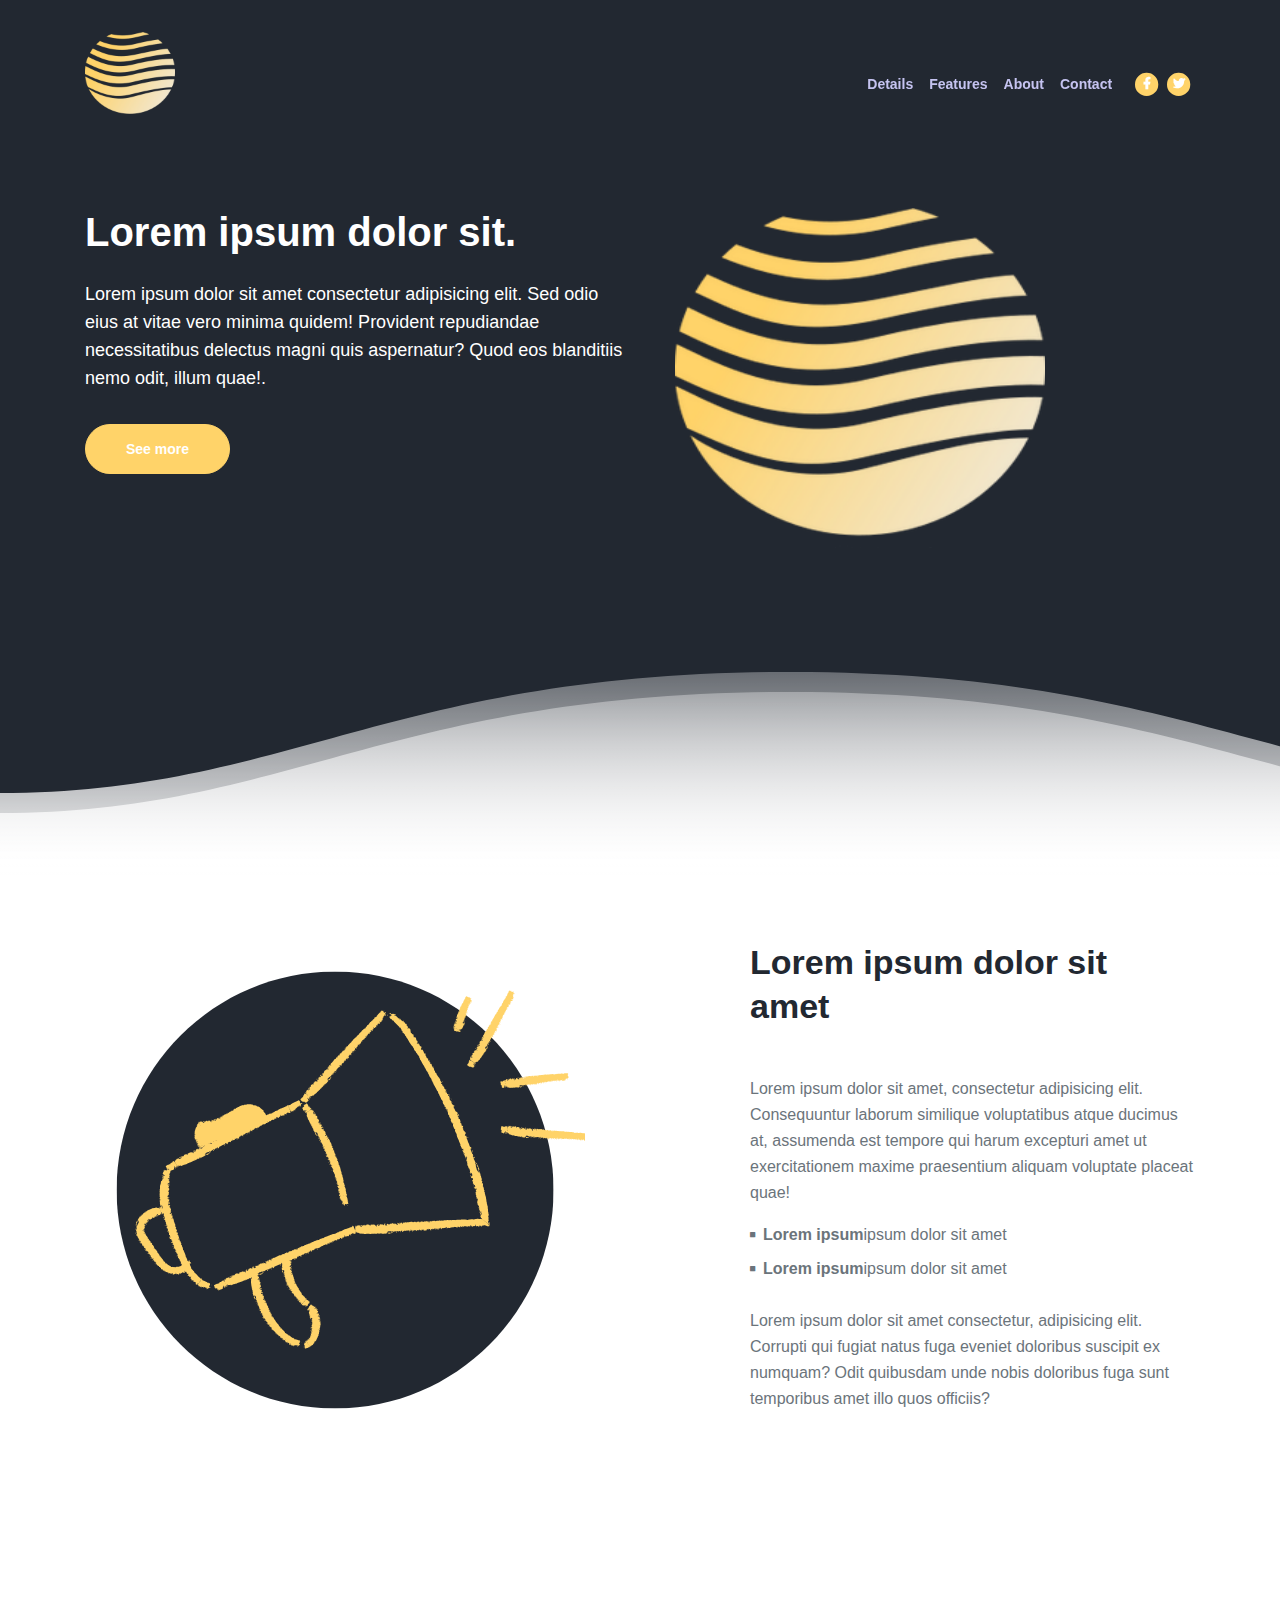
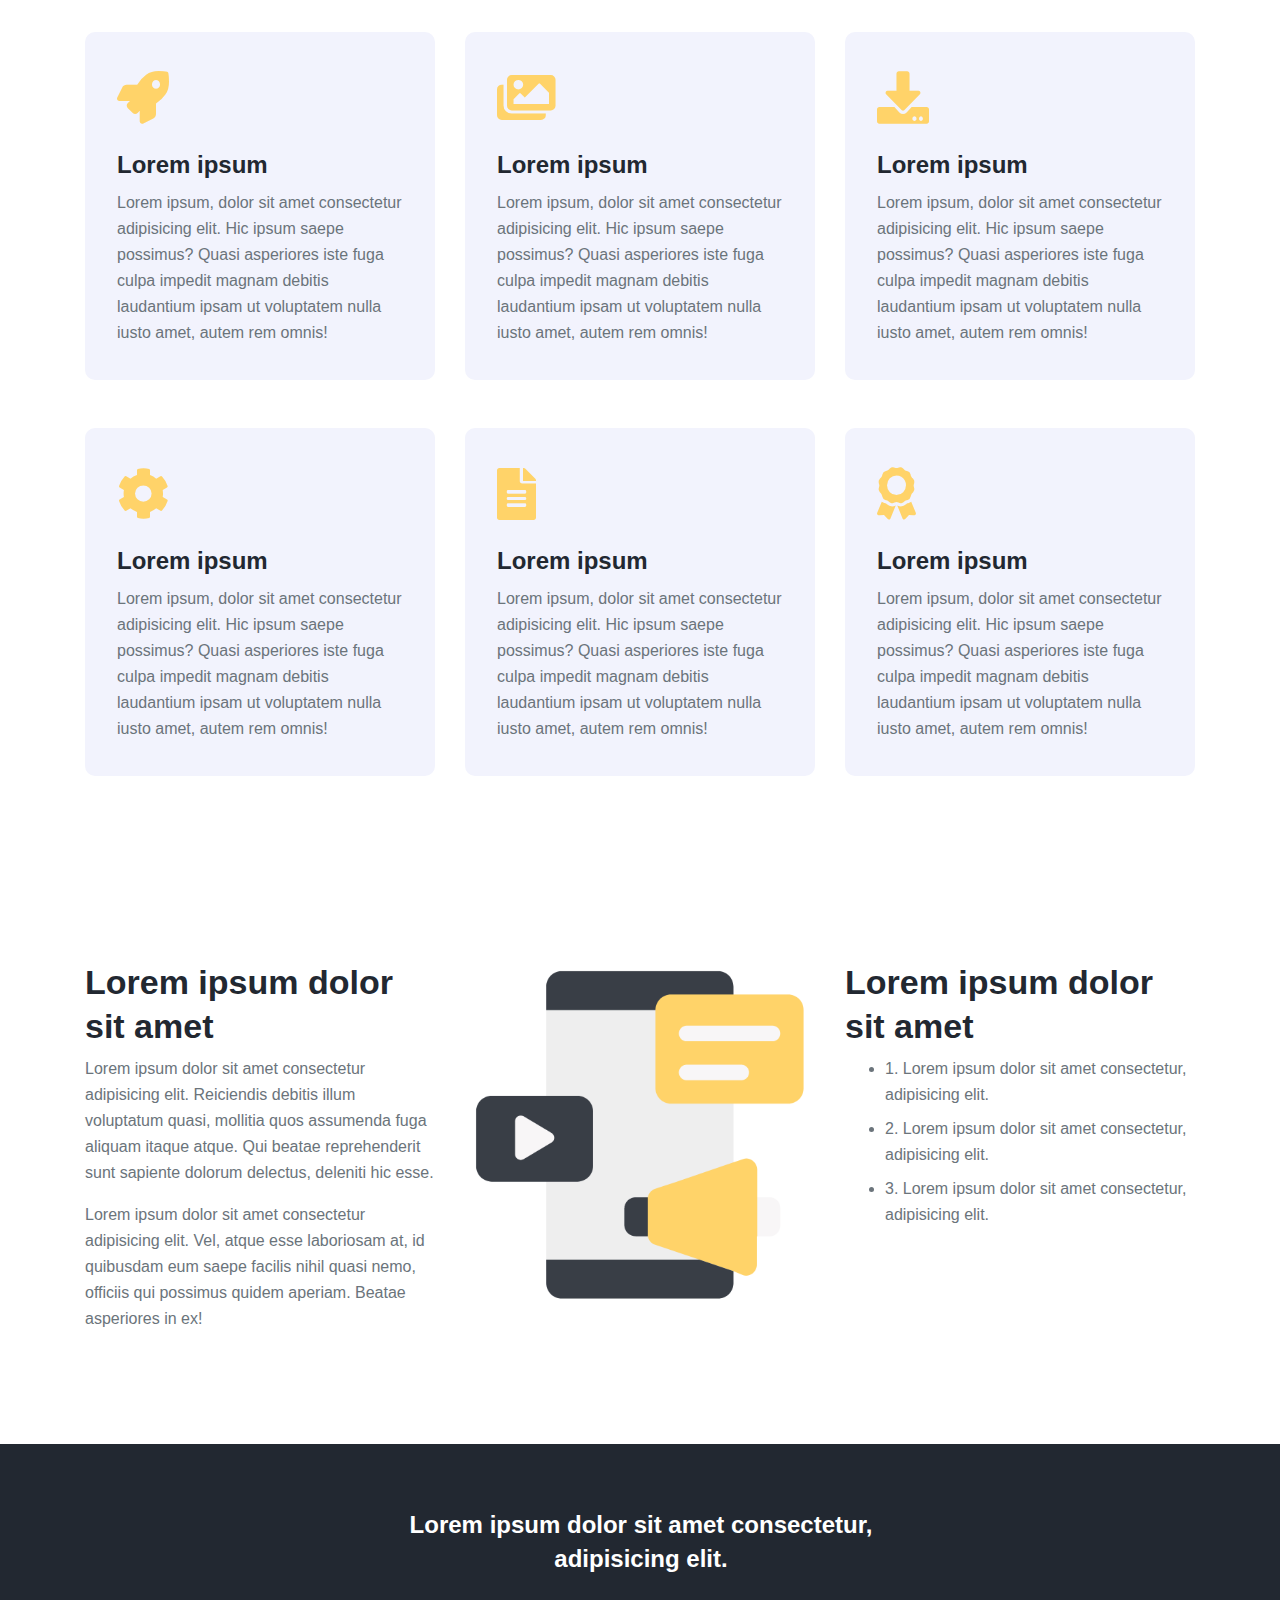
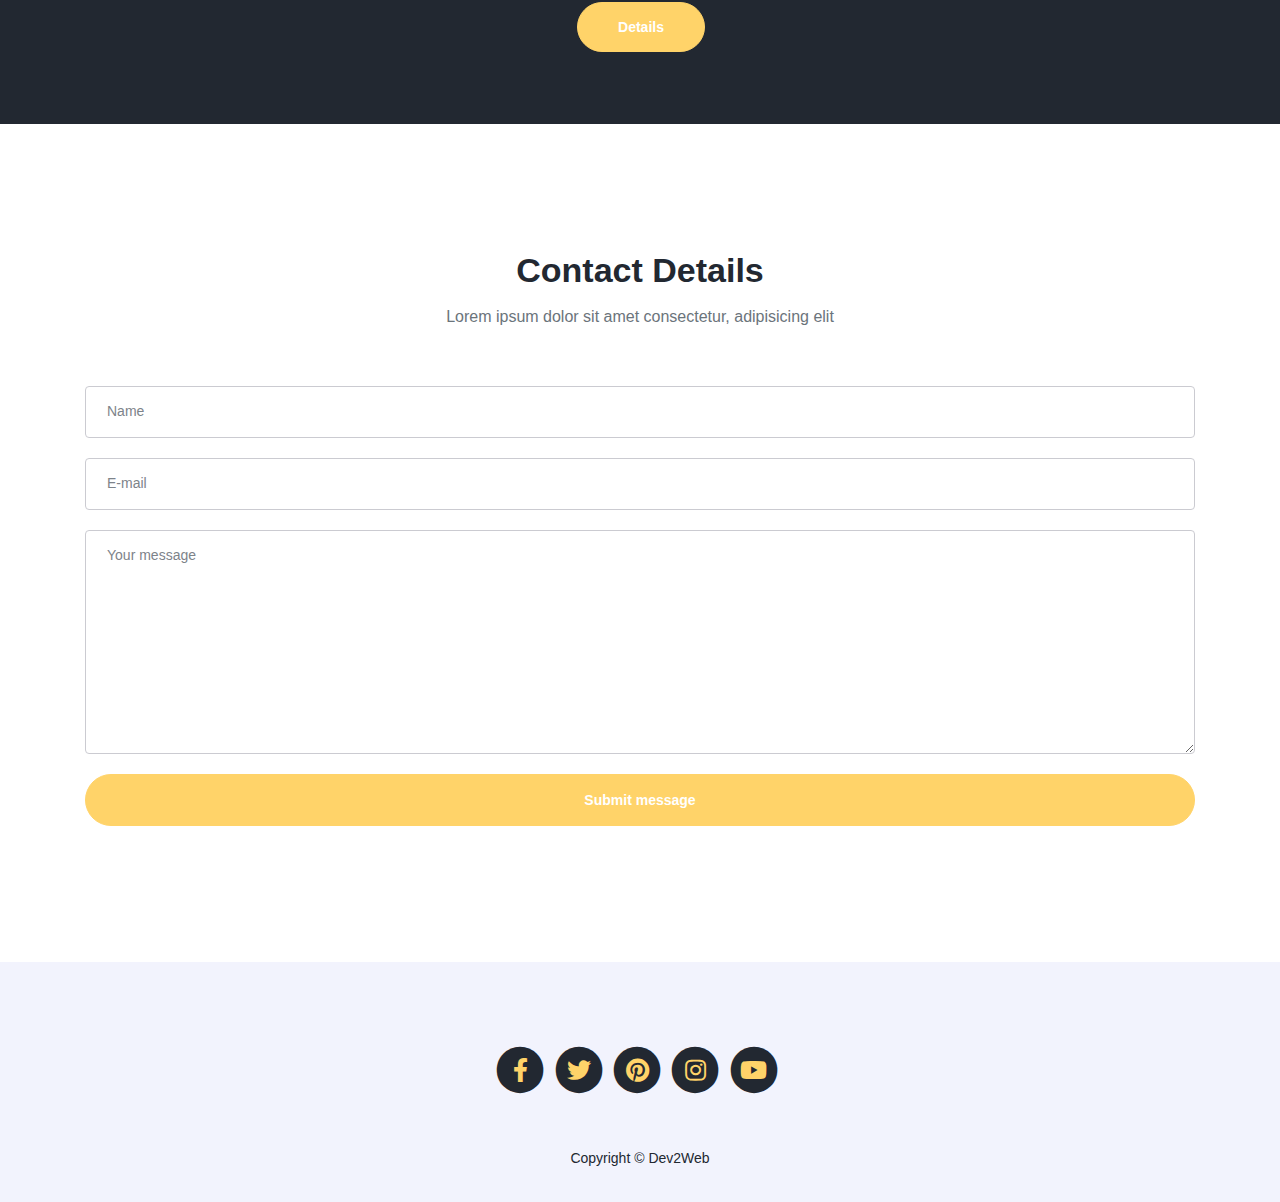
<file: responsive_website/index.html>
<!DOCTYPE html>
<html lang="en">
<head>
    <meta charset="utf-8">
    <meta name="viewport" content="width=device-width, initial-scale=1, shrink-to-fit=no">

    <!-- Webpage Title -->
    <title>Responsive Website</title>
    
    <!-- Styles -->
    <link href="css/bootstrap.css" rel="stylesheet">
    <link href="css/fontawesome-all.css" rel="stylesheet">
	<link href="css/style.css" rel="stylesheet">
	
</head>
<body data-spy="scroll" data-target=".fixed-top">
    
    <!-- navbar -->
    <nav class="navbar navbar-expand-lg fixed-top navbar-dark">
        <div class="container">

            <!-- Logo -->
            <a class="navbar-brand logo-image" href="index.html"><img src="img/logo.png" alt="logo"></a> 

            <button class="navbar-toggler p-0 border-0" type="button" data-toggle="offcanvas">
                <span class="navbar-toggler-icon"></span>
            </button>

            <div class="navbar-collapse offcanvas-collapse" id="navbarsExampleDefault">
                <ul class="navbar-nav ml-auto">
                    <li class="nav-item">
                        <a class="nav-link page-scroll" href="">Details <span class="sr-only">(current)</span></a>
                    </li>
                    <li class="nav-item">
                        <a class="nav-link page-scroll" href="">Features</a>
                    </li>
                    <li class="nav-item">
                        <a class="nav-link page-scroll" href="">About</a>
                    </li>
                    <li class="nav-item">
                        <a class="nav-link page-scroll" href="">Contact</a>
                    </li>
                </ul>
                <span class="nav-item social-icons">
                    <span class="fa-stack">
                        <a href="#link">
                            <i class="fas fa-circle fa-stack-2x"></i>
                            <i class="fab fa-facebook-f fa-stack-1x"></i>
                        </a>
                    </span>
                    <span class="fa-stack">
                        <a href="#link">
                            <i class="fas fa-circle fa-stack-2x"></i>
                            <i class="fab fa-twitter fa-stack-1x"></i>
                        </a>
                    </span>
                </span>
            </div>
        </div>
    </nav>
    <!-- end navbar -->

    <!-- header -->
    <div class="header">
        <div class="ocean">
            <div class="wave"></div>
            <div class="wave"></div>
        </div>
        <div class="container">
            <div class="row">
                <div class="col-lg-6">
                    <div class="text-container"><br><br><br>
                        <h1 class="h1-large">Lorem ipsum dolor sit.</h1>
                        <p class="p-large">Lorem ipsum dolor sit amet consectetur adipisicing elit. Sed odio eius at vitae vero minima quidem! Provident repudiandae necessitatibus delectus magni quis aspernatur? Quod eos blanditiis nemo odit, illum quae!.</p>
                        <a href="#link" class="btn-solid-lg page-scroll">See more</a>
                    </div>
                </div>
                <div class="col-lg-6">
                    <div class="image-container">
                        <img src="img/header-logo.png" alt="header-logo" class="img-fluid header-logo">
                    </div>
                </div>
            </div>
        </div>
    </div>
    <!-- end header -->

    <!-- details -->
    <div id="details" class="basic-2">
        <div class="container">
            <div class="row">
                <div class="col-lg-6 col-xl-7">
                    <div class="image-container">
                        <img src="img/details.png" alt="details" class="img-fluid">
                    </div>
                </div>   
                <div class="col-lg-6 col-xl-5">
                    <div class="text-container">
                        <h2>Lorem ipsum dolor sit amet</h2>
                        <p>Lorem ipsum dolor sit amet, consectetur adipisicing elit. Consequuntur laborum similique voluptatibus atque ducimus at, assumenda est tempore qui harum excepturi amet ut exercitationem maxime praesentium aliquam voluptate placeat quae!</p>
                        <ul class="list-unstyled li-space-lg">
                            <li class="media">
                                <i class="fas fa-square"></i>
                                <div class="media-body"><strong>Lorem ipsum</strong>ipsum dolor sit amet</div>
                            </li>
                            <li class="media">
                                <i class="fas fa-square"></i>
                                <div class="media-body"><strong>Lorem ipsum</strong>ipsum dolor sit amet</div>
                            </li>
                        </ul>
                        <p>Lorem ipsum dolor sit amet consectetur, adipisicing elit. Corrupti qui fugiat natus fuga eveniet doloribus suscipit ex numquam? Odit quibusdam unde nobis doloribus fuga sunt temporibus amet illo quos officiis?</p>
                    </div>
                </div>
            </div>
        </div>
    </div>
    <!-- end details -->

    <!-- features -->
    <div id="features" class="basic-4">
        <div class="container">
            <div class="row">
                <div class="col-lg-4">
                    <div class="text-box bg-gray">
                        <i class="fas fa-rocket"></i>
                        <h4>Lorem ipsum</h4>
                        <p>Lorem ipsum, dolor sit amet consectetur adipisicing elit. Hic ipsum saepe possimus? Quasi asperiores iste fuga culpa impedit magnam debitis laudantium ipsam ut voluptatem nulla iusto amet, autem rem omnis!</p>
                    </div>
                </div>
                <div class="col-lg-4">
                    <div class="text-box bg-gray">
                        <i class="fas fa-images"></i>
                        <h4>Lorem ipsum</h4>
                        <p>Lorem ipsum, dolor sit amet consectetur adipisicing elit. Hic ipsum saepe possimus? Quasi asperiores iste fuga culpa impedit magnam debitis laudantium ipsam ut voluptatem nulla iusto amet, autem rem omnis!</p>
                    </div>
                </div>
                <div class="col-lg-4">
                    <div class="text-box bg-gray">
                        <i class="fas fa-download"></i>
                        <h4>Lorem ipsum</h4>
                        <p>Lorem ipsum, dolor sit amet consectetur adipisicing elit. Hic ipsum saepe possimus? Quasi asperiores iste fuga culpa impedit magnam debitis laudantium ipsam ut voluptatem nulla iusto amet, autem rem omnis!</p>
                    </div>
                </div>
                <div class="col-lg-4">
                    <div class="text-box bg-gray">
                        <i class="fas fa-cog"></i>
                        <h4>Lorem ipsum</h4>
                        <p>Lorem ipsum, dolor sit amet consectetur adipisicing elit. Hic ipsum saepe possimus? Quasi asperiores iste fuga culpa impedit magnam debitis laudantium ipsam ut voluptatem nulla iusto amet, autem rem omnis!</p>
                    </div>
                </div>
                <div class="col-lg-4">
                    <div class="text-box bg-gray">
                        <i class="fas fa-file-alt"></i>
                        <h4>Lorem ipsum</h4>
                        <p>Lorem ipsum, dolor sit amet consectetur adipisicing elit. Hic ipsum saepe possimus? Quasi asperiores iste fuga culpa impedit magnam debitis laudantium ipsam ut voluptatem nulla iusto amet, autem rem omnis!</p>
                    </div>
                </div>
                <div class="col-lg-4">
                    <div class="text-box bg-gray">
                        <i class="fas fa-award"></i>
                        <h4>Lorem ipsum</h4>
                        <p>Lorem ipsum, dolor sit amet consectetur adipisicing elit. Hic ipsum saepe possimus? Quasi asperiores iste fuga culpa impedit magnam debitis laudantium ipsam ut voluptatem nulla iusto amet, autem rem omnis!</p>
                    </div>
                </div>
            </div>
        </div>
    </div>
    <!-- end features -->

    <!-- about -->
    <div id="about" class="basic-5">
        <div class="container">
            <div class="row">
                <div class="col-lg-4">
                    <div class="text-container">
                        <h2>Lorem ipsum dolor sit amet</h2>
                        <p>Lorem ipsum dolor sit amet consectetur adipisicing elit. Reiciendis debitis illum voluptatum quasi, mollitia quos assumenda fuga aliquam itaque atque. Qui beatae reprehenderit sunt sapiente dolorum delectus, deleniti hic esse.</p>
                        <p>Lorem ipsum dolor sit amet consectetur adipisicing elit. Vel, atque esse laboriosam at, id quibusdam eum saepe facilis nihil quasi nemo, officiis qui possimus quidem aperiam. Beatae asperiores in ex!</p>
                    </div>
                </div>
                <div class="col-lg-4">
                    <div class="image-container">
                        <img src="img/about.png" alt="about" class="img-fluid">
                    </div>
                </div>
                <div class="col-lg-4">
                    <div class="text-container">
                        <h2>Lorem ipsum dolor sit amet</h2>
                        <ul class="list-unstyle li-space-lg">
                            <li>1. Lorem ipsum dolor sit amet consectetur, adipisicing elit.</li>
                            <li>2. Lorem ipsum dolor sit amet consectetur, adipisicing elit.</li>
                            <li>3. Lorem ipsum dolor sit amet consectetur, adipisicing elit.</li>
                        </ul>
                    </div>
                </div>
            </div>
        </div>
    </div>
    <!-- end about -->

    <!-- call to action -->
    <div class="basic-6">
        <div class="container">
            <div class="row">
                <div class="col-lg-12">
                    <div class="text-container">
                        <h4>Lorem ipsum dolor sit amet consectetur, adipisicing elit.</h4>
                        <a href="#link" class="btn-solid-lg">Details</a>
                    </div>
                </div>
            </div>
        </div>
    </div>
    <!-- end call to action -->

    <!-- contact -->
    <div id="contact" class="form-1">
        <div class="container">
            <div class="row">
                <div class="col-lg-12">
                    <h2 class="h2-heading">Contact Details</h2> 
                    <p class="p-heading">Lorem ipsum dolor sit amet consectetur, adipisicing elit</p>
                </div>
            </div>
        
            <div class="row">
                <div class="col-lg-12">
                    <div class="form-container">
                        <form action="">
                            <div class="form-group">
                                <input type="text" class="form-control-input" id="name" required>
                                <label class="label-control" for="name">Name</label>
                            </div>
                            <div class="form-group">
                                <input type="email" class="form-control-input" id="email" required>
                                <label class="label-control" for="email">E-mail</label>
                            </div>
                            <div class="form-group">
                                <textarea class="form-control-textarea" id="message"></textarea>
                                <label class="label-control" for="message">Your message</label>
                            </div>
                            <div class="form-group">
                                <button type="submit" class="form-control-submit-button">Submit message</button>
                            </div>
                        </form>
                    </div>
                </div>
            </div>
        </div>
    </div>
    <!-- end contact -->

    <!-- footer -->
    <div class="footer bg-gray">
        <div class="container">
            <div class="row">
                <div class="col-lg-12">
                    <div class="social-container">
                        <span class="fa-stack">
                            <a href="#link">
                                <i class="fas fa-circle fa-stack-2x"></i>
                                <i class="fab fa-facebook-f fa-stack-1x"></i>
                            </a>
                        </span>
                        <span class="fa-stack">
                            <a href="#link">
                                <i class="fas fa-circle fa-stack-2x"></i>
                                <i class="fab fa-twitter fa-stack-1x"></i>
                            </a>
                        </span>
                        <span class="fa-stack">
                            <a href="#link">
                                <i class="fas fa-circle fa-stack-2x"></i>
                                <i class="fab fa-pinterest fa-stack-1x"></i>
                            </a>
                        </span>
                        <span class="fa-stack">
                            <a href="#link">
                                <i class="fas fa-circle fa-stack-2x"></i>
                                <i class="fab fa-instagram fa-stack-1x"></i>
                            </a>
                        </span>
                        <span class="fa-stack">
                            <a href="#link">
                                <i class="fas fa-circle fa-stack-2x"></i>
                                <i class="fab fa-youtube fa-stack-1x"></i>
                            </a>
                        </span>
                    </div>
                </div>
            </div>
        </div>
    </div>
    <!-- end footer -->

    <!-- copyright -->
    <div class="copyright bg-gray">
        <div class="container">
            <div class="row">
                <div class="col-lg-12">
                    <p class="p-small">Copyright © Dev2Web</p>
                </div>
            </div>
        </div>
    </div>
    <!-- end copyright -->

    <!-- Scripts -->
    <script src="js/jquery.min.js"></script> 
    <script src="js/bootstrap.min.js"></script> 
    <script src="js/jquery.easing.min.js"></script> 
    <script src="js/jquery.magnific-popup.js"></script> 
    <script src="js/script.js"></script> 
</body>
</html>
</file>
<file: responsive_website/css/style.css>
/*****************************************
Colors:

#222831 - dark
#393E46 - grey
#FFD369 - yellow
#EEEEEE - light grey
******************************************/


/**************************/
/*     General Styles     */
/**************************/
body,
html {
    width: 100%;
	height: 100%;
}

body, p {
	color: #6b747b; 
	font: 400 1rem/1.625rem "Open Sans", sans-serif;
}

h1 {
	color: #333333;
	font: 600 2.5rem/3.25rem "Poppins", sans-serif;
}

h2 {
	color: #222831;
	font: 600 2.125rem/2.75rem "Poppins", sans-serif;
}

h3 {
	color: #222831;
	font: 600 1.75rem/2.375rem "Poppins", sans-serif;
}

h4 {
	color: #222831;
	font: 600 1.5rem/2.125rem "Poppins", sans-serif;
}


.p-large {
	font-size: 1.125rem;
	line-height: 1.75rem;
}

.p-small {
	font-size: 0.875rem;
	line-height: 1.5rem;
}

.li-space-lg li {
	margin-bottom: 0.5rem;
}

a {
	color: #6b747b;
	text-decoration: underline;
}

a:hover {
	color: #6b747b;
	text-decoration: underline;
}

.bg-gray {
	background-color: #f2f3fd;
}

.btn-solid-lg {
	display: inline-block;
	padding: 1.5rem 2.5rem 1.5rem 2.5rem;
	border: 1px solid #FFD369;
	border-radius: 32px;
	background-color: #FFD369;
	color: #ffffff;
	font-weight: 600;
	font-size: 0.875rem;
	line-height: 0;
	text-decoration: none;
	transition: all 0.2s;
}

.btn-solid-lg:hover {
	border: 1px solid #FFD369;
	background-color: transparent;
	color: #FFD369;
	text-decoration: none;
}

.form-group {
	position: relative;
	margin-bottom: 1.25rem;
}

.form-group.has-error.has-danger {
	margin-bottom: 0.625rem;
}

.form-group.has-error.has-danger .help-block.with-errors ul {
	margin-top: 0.375rem;
}

.label-control {
	position: absolute;
	top: 0.875rem;
	left: 1.375rem;
	color: #7d838a;
	opacity: 1;
	font-size: 0.875rem;
	line-height: 1.375rem;
	cursor: text;
	transition: all 0.2s ease;
}

.form-control-input:focus + .label-control,
.form-control-input.notEmpty + .label-control,
.form-control-textarea:focus + .label-control,
.form-control-textarea.notEmpty + .label-control {
	top: 0.125rem;
	color: #6b747b;
	opacity: 1;
	font-size: 0.75rem;
	font-weight: 700;
}

.form-control-input,
.form-control-select {
	display: block; /* needed for proper display of the label in Firefox, IE, Edge */
	width: 100%;
	padding-top: 1.125rem;
	padding-bottom: 0.125rem;
	padding-left: 1.3125rem;
	border: 1px solid #cbcbd1;
	border-radius: 4px;
	background-color: #ffffff;
	color: #6b747b;
	font-size: 0.875rem;
	line-height: 1.875rem;
	transition: all 0.2s;
	-webkit-appearance: none; /* removes inner shadow on form inputs on ios safari */
}

.form-control-select {
	padding-top: 0.5rem;
	padding-bottom: 0.5rem;
	height: 3.25rem;
	color: #7d838a;
}

select {
    /* you should keep these first rules in place to maintain cross-browser behavior */
    -webkit-appearance: none;
	-moz-appearance: none;
	-ms-appearance: none;
    -o-appearance: none;
    appearance: none;
    background-image: url('../images/down-arrow.png');
    background-position: 96% 50%;
    background-repeat: no-repeat;
    outline: none;
}

.form-control-textarea {
	display: block; /* used to eliminate a bottom gap difference between Chrome and IE/FF */
	width: 100%;
	height: 14rem; /* used instead of html rows to normalize height between Chrome and IE/FF */
	padding-top: 1.5rem;
	padding-left: 1.3125rem;
	border: 1px solid #cbcbd1;
	border-radius: 4px;
	background-color: #ffffff;
	color: #6b747b;
	font-size: 0.875rem;
	line-height: 1.5rem;
	transition: all 0.2s;
}

.form-control-input:focus,
.form-control-select:focus,
.form-control-textarea:focus {
	border: 1px solid #a1a1a1;
	outline: none; /* Removes blue border on focus */
}

.form-control-input:hover,
.form-control-select:hover,
.form-control-textarea:hover {
	border: 1px solid #a1a1a1;
}

.form-control-submit-button {
	display: inline-block;
	width: 100%;
	height: 3.25rem;
	border: 1px solid #FFD369;
	border-radius: 32px;
	background-color: #FFD369;
	color: #ffffff;
	font-weight: 600;
	font-size: 0.875rem;
	line-height: 0;
	cursor: pointer;
	transition: all 0.2s;
}

.form-control-submit-button:hover {
	border: 1px solid #FFD369;
	background-color: transparent;
	color: #FFD369;
}



/**********************/
/*     Navigation     */
/**********************/
.navbar {
	background-color: #222831;
	font-weight: 600;
	font-size: 0.875rem;
	line-height: 0.875rem;
	box-shadow: 0 1px 6px 0 rgba(0, 0, 0, 0.025);
}

.navbar .navbar-brand {
	padding-top: 0.25rem;
	padding-bottom: 0.25rem;
}

.navbar .logo-image img {
    width: 90px;
	height: 100px;
}

.navbar .logo-text {
	color: #ffffff;
	font-weight: 600;
	font-size: 2rem;
	line-height: 1rem;
	text-decoration: none;
}

.offcanvas-collapse {
	position: fixed;
	top: 0.5rem; /* adjusts the height between the top of the page and the offcanvas menu */
	bottom: 0;
	left: 100%;
	width: 100%;
	padding-right: 1rem;
	padding-left: 1rem;
	overflow-y: auto;
	visibility: hidden;
	background-color: #222831;
	transition: visibility .3s ease-in-out, -webkit-transform .3s ease-in-out;
	transition: transform .3s ease-in-out, visibility .3s ease-in-out;
	transition: transform .3s ease-in-out, visibility .3s ease-in-out, -webkit-transform .3s ease-in-out;
}

.offcanvas-collapse.open {
	visibility: visible;
	-webkit-transform: translateX(-100%);
	transform: translateX(-100%);
}

.navbar .navbar-nav {
	margin-top: 0.75rem;
	margin-bottom: 0.5rem;
}

.navbar .nav-item .nav-link {
	padding-top: 0.625rem;
	padding-bottom: 0.625rem;
	color: #c5c3f0;
	text-decoration: none;
	transition: all 0.2s ease;
}

.navbar .nav-item.dropdown.show .nav-link,
.navbar .nav-item .nav-link:hover,
.navbar .nav-item .nav-link:active {
	color: #ffffff;
}

.navbar .social-icons {
	display: block;
	padding-left: 15px;
}

.navbar .fa-stack {
	width: 2em;
	margin-top: 0.25rem;
	margin-right: 0.25rem;
	font-size: 0.75rem;
}

.navbar .fa-stack-2x {
	color: #FFD369;
	transition: all 0.3s ease;
}

.navbar .fa-stack-1x {
	color: #ffffff;
	transition: all 0.3s ease;
}

.navbar .fa-stack:hover .fa-stack-2x {
	color: #ffffff;
	
}

.navbar .fa-stack:hover .fa-stack-1x {
	color: #FFD369;
	
}

.navbar .navbar-toggler {
	padding: 0;
	border: none;
	font-size: 1.25rem;
}

/* header */
.header {
	position: relative;
	overflow: hidden;
	padding-top: 8rem;
	padding-bottom: 17rem;
	background: #222831;
}

.header .header-logo{
	margin-top: 80px;
	margin-left: 20px;
	width: 370px;
	height: 400px;
}

.header .text-container {
	margin-bottom: 4rem;
	text-align: left;
}

.header .h1-large {
	margin-bottom: 1.375rem;
	color: #ffffff;
}

.header .p-large {
	margin-bottom: 2rem;
	color: #ffffff;
}

.header .ocean {
	height: 2%;
	width: 100%;
	position: absolute;
	bottom: 0;
	left: 0;
	background: #ffffff;
}

.header .wave {
	background: url('../img/wave.svg') repeat-x;
	position: absolute;
	top: -190px;
	width: 6400px;
	height: 198px;
	animation: wave 7s cubic-bezier(0.36, 0.45, 0.63, 0.53) -.125s infinite;
	transform: translate3d(0,0,0);
}

.header .wave:nth-of-type(2) {
	top: -170px;
	animation: wave 7s cubic-bezier(0.36, 0.45, 0.63, 0.53) -.125s infinite, swell 7s ease -1.25s infinite;
}


@keyframes wave {
	0% {
		margin-left: 0;
	}
	100% {
		margin-left: -1600px;
	}
}

/* animation */
@keyframes swell {
	0%, 100% {
		transform: translate3d(0,-25px,0);
	}
	50% {
		transform: translate3d(0,5px,0);
	}
}


/* details */
.basic-2 {
	padding-top: 3.75rem;
	padding-bottom: 4.5rem;
}

.basic-2 .image-container {
	margin-bottom: 3.75rem;
}

.basic-2 h2 {
	margin-bottom: 1.25rem;
}

.basic-2 .list-unstyled {
	margin-bottom: 1.625rem;
}

.basic-2 .list-unstyled .fas {
	font-size: 0.375rem;
	line-height: 1.625rem;
}

.basic-2 .list-unstyled .media-body {
	margin-left: 0.5rem;
}

/* features */
.basic-4 {
	padding-top: 4.5rem;
	padding-bottom: 2.5rem;
}

.basic-4 .fas {
	margin-bottom: 1.5rem;
	color: #FFD369;
	font-size: 3.25rem;
}

.basic-4 .text-box {
	margin-bottom: 3rem;
	padding: 2.5rem 1rem 1.125rem 1rem;
	border-radius: 10px;
}


/* about */
.basic-5 {
	padding-top: 6rem;
	padding-bottom: 6rem;
}

.basic-2 .image-container {
	margin-bottom: 3rem;
}

.basic-2 .text-container {
	margin-bottom: 3rem;
}

.basic-2 h2 {
	margin-bottom: 3rem;
}

/* call to action */
.basic-6 {
	text-align: center;
	background-color: #222831;
}

.basic-6 h4 {
	margin-bottom: 1.625rem;
	color: #ffffff;
}

.basic-6 .text-container {
	padding: 4rem 1.125rem 4.5rem 1.25rem;
}

/* contact */
.form-1 {
	overflow-x: hidden;
	padding-top: 7.75rem;
	padding-bottom: 7.25rem;
}

.form-1 .h2-heading,
.form-1 .p-heading {
	text-align: center;
}

.form-1 .h2-heading {
	margin-bottom: 0.75rem;
}

.form-1 .p-heading {
	margin-bottom: 3.5rem;
}


.form-1 .form-container {
	position: relative;
}

/* footer */
.footer {
	padding-top: 5.25rem;
	padding-bottom: 1rem;
	text-align: center;
}

.footer a {
	text-decoration: none;
}

.footer .fa-stack {
	width: 2em;
	margin-bottom: 1.25rem;
	margin-right: 0.375rem;
	font-size: 1.5rem;
}

.footer .fa-stack .fa-stack-1x {
	color: #FFD369;
	transition: all 0.2s ease;
}

.footer .fa-stack .fa-stack-2x {
	color: #222831;
	transition: all 0.2s ease;
}

.footer .fa-stack .fa-stack-1x:hover {
	color: #ffffff;
}

.footer .fa-stack .fa-stack-2x:hover {
	color: #222831;
}

.copyright {
	padding-top: 1rem;
	padding-bottom: 1rem;
	text-align: center;
}

.copyright .p-small {
	color: #222831;
	text-align: center;
}

.copyright a {
	color: #222831;
}

/* back to top */
a.back-to-top {
	position: fixed;
	z-index: 999;
	right: 12px;
	bottom: 12px;
	display: none;
	width: 42px;
	height: 42px;
	border-radius: 30px;
	background: #222831 url("../img/up-arrow.png") no-repeat center 45%;
	background-size: 18px 18px;
	text-indent: -9999px;
}


/* Media Queries */

/* Min-Width 768px */
@media (min-width: 768px) {
	.header {
		padding-top: 8rem;
	}

	.basic-4 .text-box{
		padding-right: 2rem;
		padding-left: 2rem;
	}

	.basic-6 h4 {
		width: 35rem;
		margin-right: auto;
		margin-left: auto;
	}
}

/* Min-Width 990px */
@media (max-width: 990px) {
	.header .image-container {
		display: none;
	}
}


/* Min-Width 992px */
@media (min-width: 992px) {
	.navbar {
		padding-top: 1.75rem;
		background-color: transparent;
		box-shadow: none;
		transition: all 0.2s;
	}

	.navbar.top-nav-collapse {
		padding-top: 0.625rem;
		padding-bottom: 0.625rem;
		background-color: #222831;
		box-shadow: 0 3px 6px 0 rgba(0, 0, 0, 0.025);
	}

	.offcanvas-collapse {
		position: static;
		top: auto;
		bottom: auto;
		left: auto;
		width: auto;
		padding-right: 0;
		padding-left: 0;
		background-color: transparent;
		overflow-y: visible;
		visibility: visible;
	}

	.offcanvas-collapse.open {
		-webkit-transform: none;
		transform: none;
	}
}
</file>
